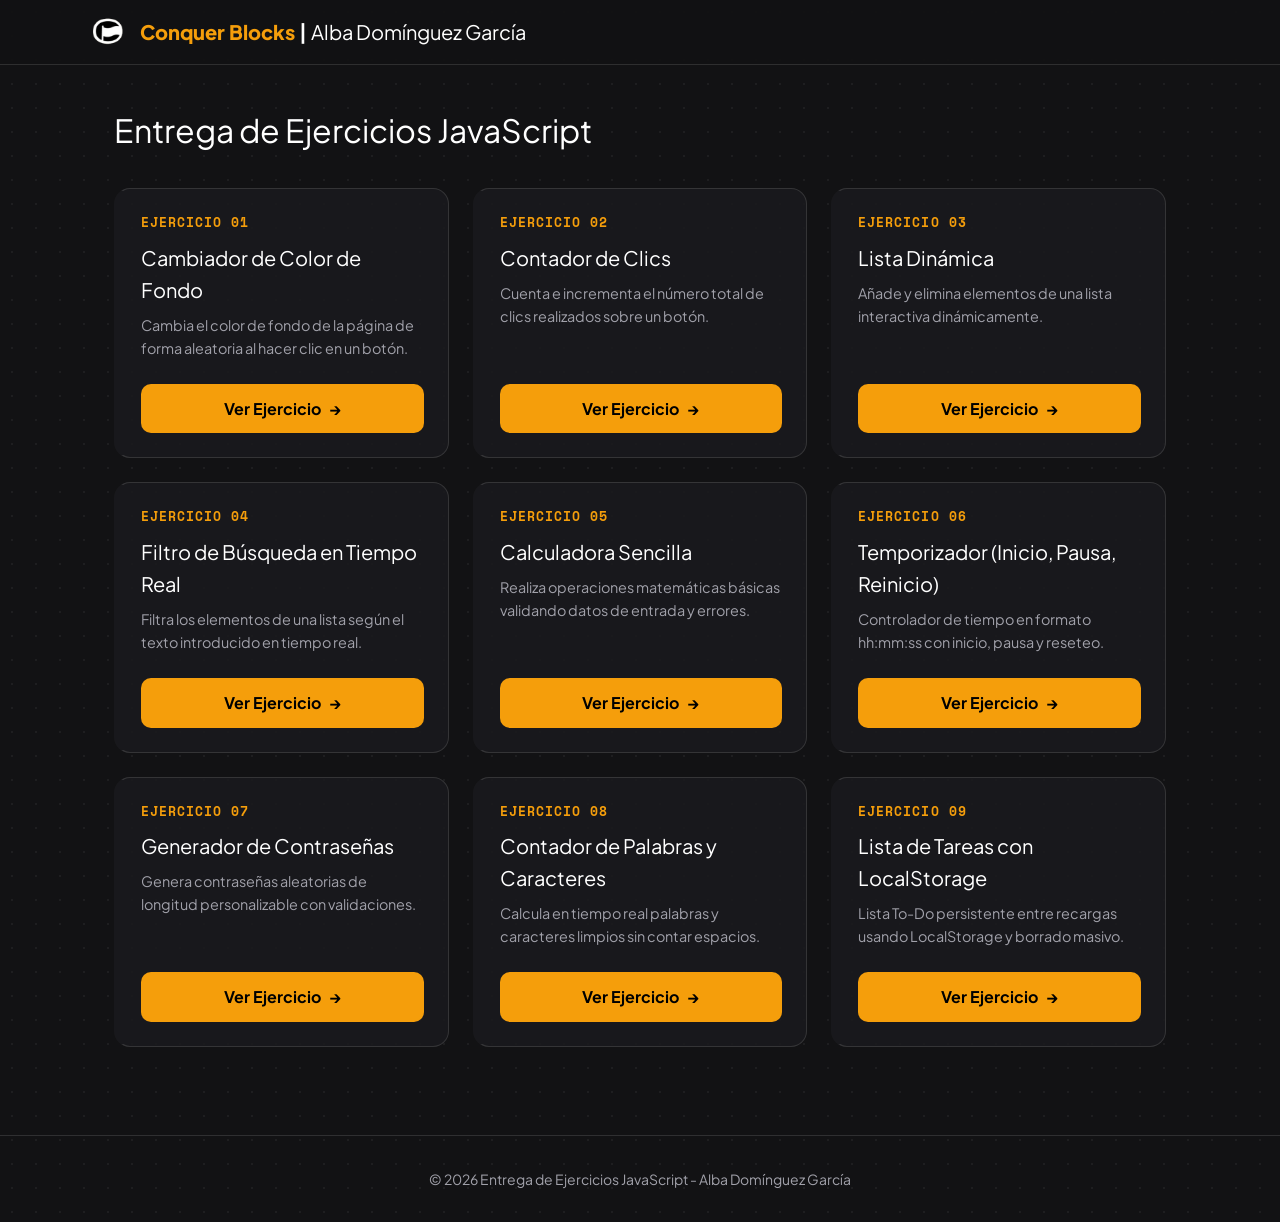
<file: index.html>
<!DOCTYPE html>
<html lang="es">
<head>
  <meta charset="UTF-8">
  <meta name="viewport" content="width=device-width, initial-scale=1.0">
  <title>Entrega de Ejercicios 1 - JavaScript Master</title>
  <link rel="icon" type="image/svg+xml" href="data:image/svg+xml,%3Csvg xmlns='http://www.w3.org/2000/svg' viewBox='0 0 64 64'%3E%3Crect width='64' height='64' rx='16' fill='%230d0d11'/%3E%3Ctext x='32' y='46' font-family='sans-serif' font-weight='800' font-size='42' fill='%23f59e0b' text-anchor='middle'%3EA%3C/text%3E%3C/svg%3E">
  <link rel="icon" type="image/x-icon" href="./favicon.ico?v=4">
  <link rel="icon" type="image/png" href="./favicon.png?v=4">
  <link rel="apple-touch-icon" href="./apple-touch-icon.png?v=4">
  <link rel="stylesheet" href="styles.css">
  <link rel="preconnect" href="https://fonts.googleapis.com">
  <link rel="preconnect" href="https://fonts.gstatic.com" crossorigin>
  <link href="https://fonts.googleapis.com/css2?family=Outfit:wght@400;500;600;700;800&family=Plus+Jakarta+Sans:wght@400;500;600;700;800&family=Space+Mono:wght@400;700&display=swap" rel="stylesheet">
</head>
<body>
  <header>
    <div class="nav-container">
      <a href="index.html" class="logo">
        <img src="logo-conquer.png" alt="Conquer Blocks Logo" class="logo-img">
        <span><span class="brand-highlight">Conquer Blocks</span> | <span class="author-name">Alba Domínguez García</span></span>
      </a>
    </div>
  </header>

  <main>
    <h1 class="page-title">Entrega de Ejercicios JavaScript</h1>

    <div class="grid">
      <!-- Ejercicio 1 -->
      <div class="exercise-card">
        <div>
          <div class="exercise-number">Ejercicio 01</div>
          <h2 class="exercise-title">Cambiador de Color de Fondo</h2>
          <p class="exercise-desc">Cambia el color de fondo de la página de forma aleatoria al hacer clic en un botón.</p>
        </div>
        <a href="js_ejercicio_1.html" class="btn">Ver Ejercicio <span class="arrow">&rarr;</span></a>
      </div>

      <!-- Ejercicio 2 -->
      <div class="exercise-card">
        <div>
          <div class="exercise-number">Ejercicio 02</div>
          <h2 class="exercise-title">Contador de Clics</h2>
          <p class="exercise-desc">Cuenta e incrementa el número total de clics realizados sobre un botón.</p>
        </div>
        <a href="js_ejercicio_2.html" class="btn">Ver Ejercicio <span class="arrow">&rarr;</span></a>
      </div>

      <!-- Ejercicio 3 -->
      <div class="exercise-card">
        <div>
          <div class="exercise-number">Ejercicio 03</div>
          <h2 class="exercise-title">Lista Dinámica</h2>
          <p class="exercise-desc">Añade y elimina elementos de una lista interactiva dinámicamente.</p>
        </div>
        <a href="js_ejercicio_3.html" class="btn">Ver Ejercicio <span class="arrow">&rarr;</span></a>
      </div>

      <!-- Ejercicio 4 -->
      <div class="exercise-card">
        <div>
          <div class="exercise-number">Ejercicio 04</div>
          <h2 class="exercise-title">Filtro de Búsqueda en Tiempo Real</h2>
          <p class="exercise-desc">Filtra los elementos de una lista según el texto introducido en tiempo real.</p>
        </div>
        <a href="js_ejercicio_4.html" class="btn">Ver Ejercicio <span class="arrow">&rarr;</span></a>
      </div>

      <!-- Ejercicio 5 -->
      <div class="exercise-card">
        <div>
          <div class="exercise-number">Ejercicio 05</div>
          <h2 class="exercise-title">Calculadora Sencilla</h2>
          <p class="exercise-desc">Realiza operaciones matemáticas básicas validando datos de entrada y errores.</p>
        </div>
        <a href="js_ejercicio_5.html" class="btn">Ver Ejercicio <span class="arrow">&rarr;</span></a>
      </div>

      <!-- Ejercicio 6 -->
      <div class="exercise-card">
        <div>
          <div class="exercise-number">Ejercicio 06</div>
          <h2 class="exercise-title">Temporizador (Inicio, Pausa, Reinicio)</h2>
          <p class="exercise-desc">Controlador de tiempo en formato hh:mm:ss con inicio, pausa y reseteo.</p>
        </div>
        <a href="js_ejercicio_6.html" class="btn">Ver Ejercicio <span class="arrow">&rarr;</span></a>
      </div>

      <!-- Ejercicio 7 -->
      <div class="exercise-card">
        <div>
          <div class="exercise-number">Ejercicio 07</div>
          <h2 class="exercise-title">Generador de Contraseñas</h2>
          <p class="exercise-desc">Genera contraseñas aleatorias de longitud personalizable con validaciones.</p>
        </div>
        <a href="js_ejercicio_7.html" class="btn">Ver Ejercicio <span class="arrow">&rarr;</span></a>
      </div>

      <!-- Ejercicio 8 -->
      <div class="exercise-card">
        <div>
          <div class="exercise-number">Ejercicio 08</div>
          <h2 class="exercise-title">Contador de Palabras y Caracteres</h2>
          <p class="exercise-desc">Calcula en tiempo real palabras y caracteres limpios sin contar espacios.</p>
        </div>
        <a href="js_ejercicio_8.html" class="btn">Ver Ejercicio <span class="arrow">&rarr;</span></a>
      </div>

      <!-- Ejercicio 9 -->
      <div class="exercise-card">
        <div>
          <div class="exercise-number">Ejercicio 09</div>
          <h2 class="exercise-title">Lista de Tareas con LocalStorage</h2>
          <p class="exercise-desc">Lista To-Do persistente entre recargas usando LocalStorage y borrado masivo.</p>
        </div>
        <a href="js_ejercicio_9.html" class="btn">Ver Ejercicio <span class="arrow">&rarr;</span></a>
      </div>
    </div>
  </main>

  <footer>
    <p>&copy; 2026 Entrega de Ejercicios JavaScript - Alba Domínguez García</p>
  </footer>
</body>
</html>
</file>
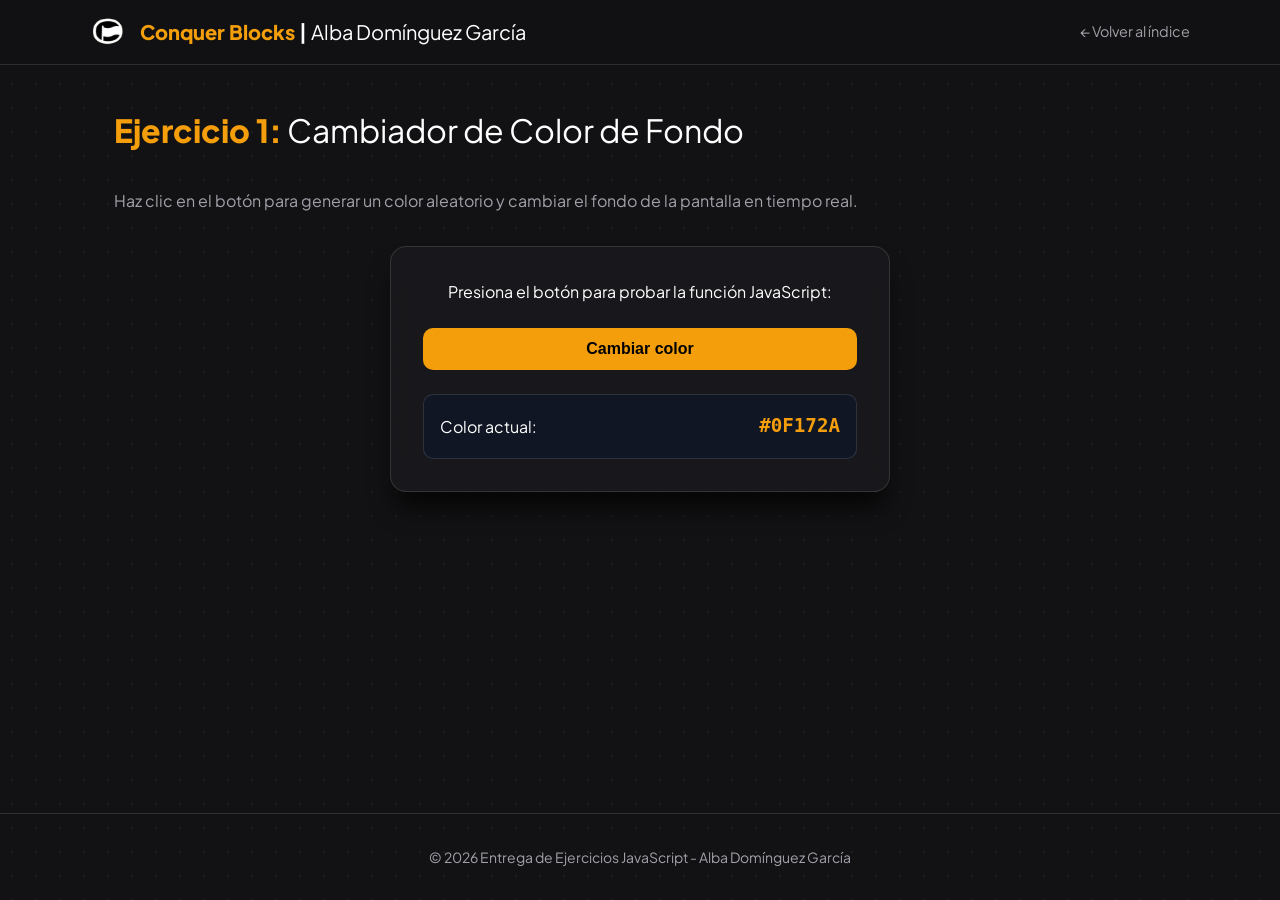
<file: js_ejercicio_1.html>
<!DOCTYPE html>
<html lang="es">
<head>
  <meta charset="UTF-8">
  <meta name="viewport" content="width=device-width, initial-scale=1.0">
  <title>Ejercicio 1 - Cambiador de Color de Fondo</title>
  <link rel="icon" type="image/svg+xml" href="data:image/svg+xml,%3Csvg xmlns='http://www.w3.org/2000/svg' viewBox='0 0 64 64'%3E%3Crect width='64' height='64' rx='16' fill='%230d0d11'/%3E%3Ctext x='32' y='46' font-family='sans-serif' font-weight='800' font-size='42' fill='%23f59e0b' text-anchor='middle'%3EA%3C/text%3E%3C/svg%3E">
  <link rel="icon" type="image/x-icon" href="./favicon.ico?v=4">
  <link rel="icon" type="image/png" href="./favicon.png?v=4">
  <link rel="apple-touch-icon" href="./apple-touch-icon.png?v=4">
  <link rel="stylesheet" href="styles.css">
  <link rel="preconnect" href="https://fonts.googleapis.com">
  <link rel="preconnect" href="https://fonts.gstatic.com" crossorigin>
  <link href="https://fonts.googleapis.com/css2?family=Outfit:wght@400;500;600;700;800&family=Plus+Jakarta+Sans:wght@400;500;600;700;800&display=swap" rel="stylesheet">
  <style>
    .color-display {
      margin-top: 1.5rem;
      padding: 1rem;
      background: rgba(15, 23, 42, 0.7);
      border-radius: var(--radius-md);
      border: 1px solid var(--border-color);
      display: flex;
      align-items: center;
      justify-content: space-between;
    }
    .color-code {
      font-family: monospace;
      font-size: 1.2rem;
      font-weight: bold;
      color: var(--accent-color);
    }
  </style>
</head>
<body id="page-body">
  <header>
    <div class="nav-container">
      <a href="index.html" class="logo">
        <img src="logo-conquer.png" alt="Conquer Blocks Logo" class="logo-img">
        <span><span class="brand-highlight">Conquer Blocks</span> | <span class="author-name">Alba Domínguez García</span></span>
      </a>
      <a href="index.html" class="back-link">&larr; Volver al índice</a>
    </div>
  </header>

  <main>
    <h1 class="page-title"><span class="title-highlight">Ejercicio 1:</span> Cambiador de Color de Fondo</h1>
    <p class="page-description">
      Haz clic en el botón para generar un color aleatorio y cambiar el fondo de la pantalla en tiempo real.
    </p>

    <div class="card" style="max-width: 500px; margin: 0 auto; text-align: center;">
      <p style="margin-bottom: 1.5rem;">Presiona el botón para probar la función JavaScript:</p>
      
      <button id="btn-change-color" class="btn" style="width: 100%;">
        Cambiar color
      </button>

      <div class="color-display">
        <span>Color actual:</span>
        <span id="color-code-text" class="color-code">#0F172A</span>
      </div>
    </div>
  </main>

  <footer>
    <p>&copy; 2026 Entrega de Ejercicios JavaScript - Alba Domínguez García</p>
  </footer>

  <script src="js_ejercicio_1.js"></script>
</body>
</html>
</file>
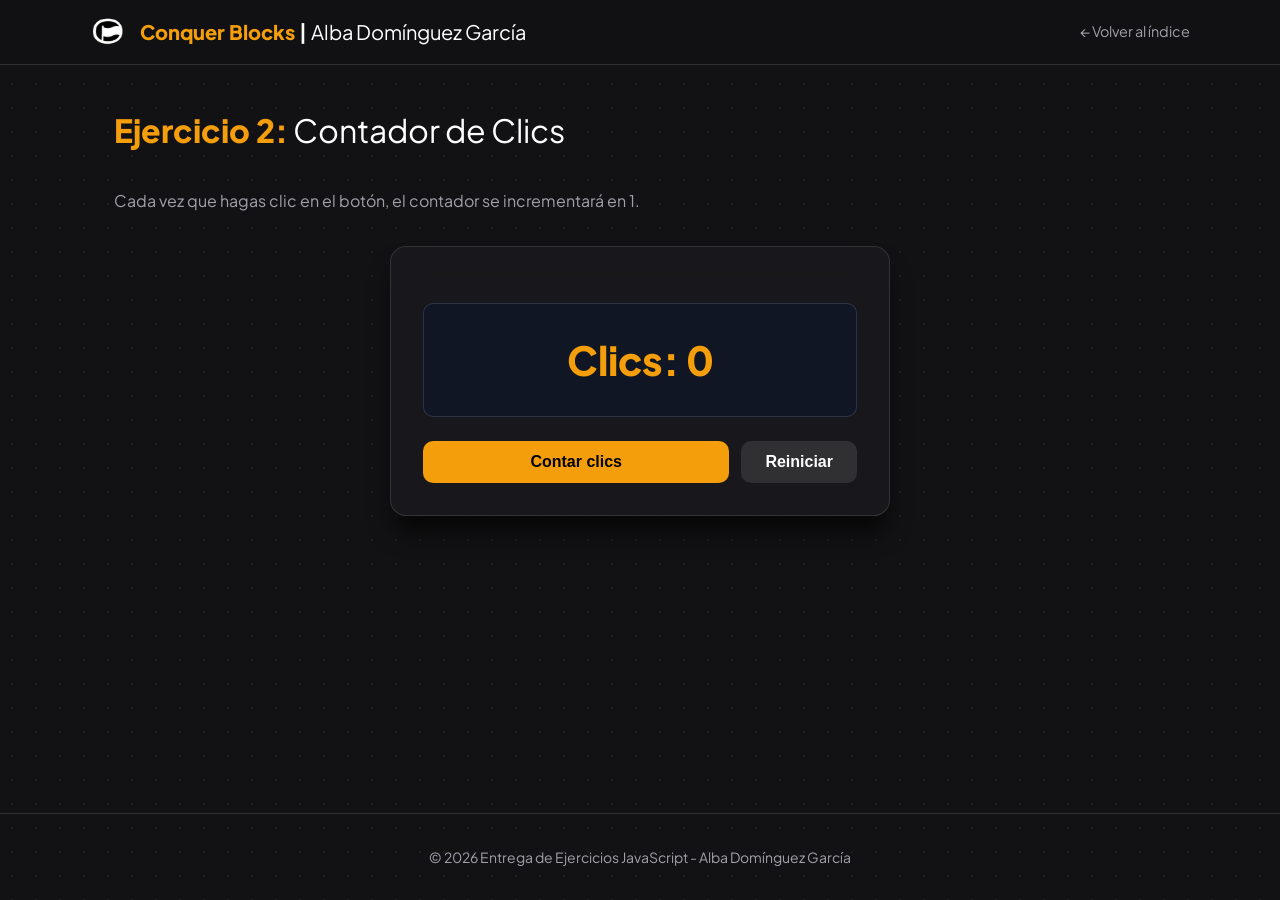
<file: js_ejercicio_2.html>
<!DOCTYPE html>
<html lang="es">
<head>
  <meta charset="UTF-8">
  <meta name="viewport" content="width=device-width, initial-scale=1.0">
  <title>Ejercicio 2 - Contador de Clicks</title>
  <link rel="icon" type="image/svg+xml" href="data:image/svg+xml,%3Csvg xmlns='http://www.w3.org/2000/svg' viewBox='0 0 64 64'%3E%3Crect width='64' height='64' rx='16' fill='%230d0d11'/%3E%3Ctext x='32' y='46' font-family='sans-serif' font-weight='800' font-size='42' fill='%23f59e0b' text-anchor='middle'%3EA%3C/text%3E%3C/svg%3E">
  <link rel="icon" type="image/x-icon" href="./favicon.ico?v=4">
  <link rel="icon" type="image/png" href="./favicon.png?v=4">
  <link rel="apple-touch-icon" href="./apple-touch-icon.png?v=4">
  <link rel="stylesheet" href="styles.css">
  <link rel="preconnect" href="https://fonts.googleapis.com">
  <link rel="preconnect" href="https://fonts.gstatic.com" crossorigin>
  <link href="https://fonts.googleapis.com/css2?family=Outfit:wght@400;500;600;700;800&family=Plus+Jakarta+Sans:wght@400;500;600;700;800&display=swap" rel="stylesheet">
  <style>
    .counter-display {
      margin: 1.5rem 0;
      font-size: 2.5rem;
      font-weight: 800;
      color: var(--accent-color);
      text-align: center;
      padding: 1.5rem;
      background: rgba(15, 23, 42, 0.7);
      border-radius: var(--radius-md);
      border: 1px solid var(--border-color);
    }
  </style>
</head>
<body>
  <header>
    <div class="nav-container">
      <a href="index.html" class="logo">
        <img src="logo-conquer.png" alt="Conquer Blocks Logo" class="logo-img">
        <span><span class="brand-highlight">Conquer Blocks</span> | <span class="author-name">Alba Domínguez García</span></span>
      </a>
      <a href="index.html" class="back-link">&larr; Volver al índice</a>
    </div>
  </header>

  <main>
    <h1 class="page-title"><span class="title-highlight">Ejercicio 2:</span> Contador de Clics</h1>
    <p class="page-description">
      Cada vez que hagas clic en el botón, el contador se incrementará en 1.
    </p>

    <div class="card" style="max-width: 500px; margin: 0 auto; text-align: center;">
      <div id="counter-text" class="counter-display">
        Clics: 0
      </div>

      <div class="btn-group" style="justify-content: center;">
        <button id="btn-count" class="btn" style="flex: 1;">
          Contar clics
        </button>
        <button id="btn-reset" class="btn btn-secondary">
          Reiniciar
        </button>
      </div>
    </div>
  </main>

  <footer>
    <p>&copy; 2026 Entrega de Ejercicios JavaScript - Alba Domínguez García</p>
  </footer>

  <script src="js_ejercicio_2.js"></script>
</body>
</html>
</file>
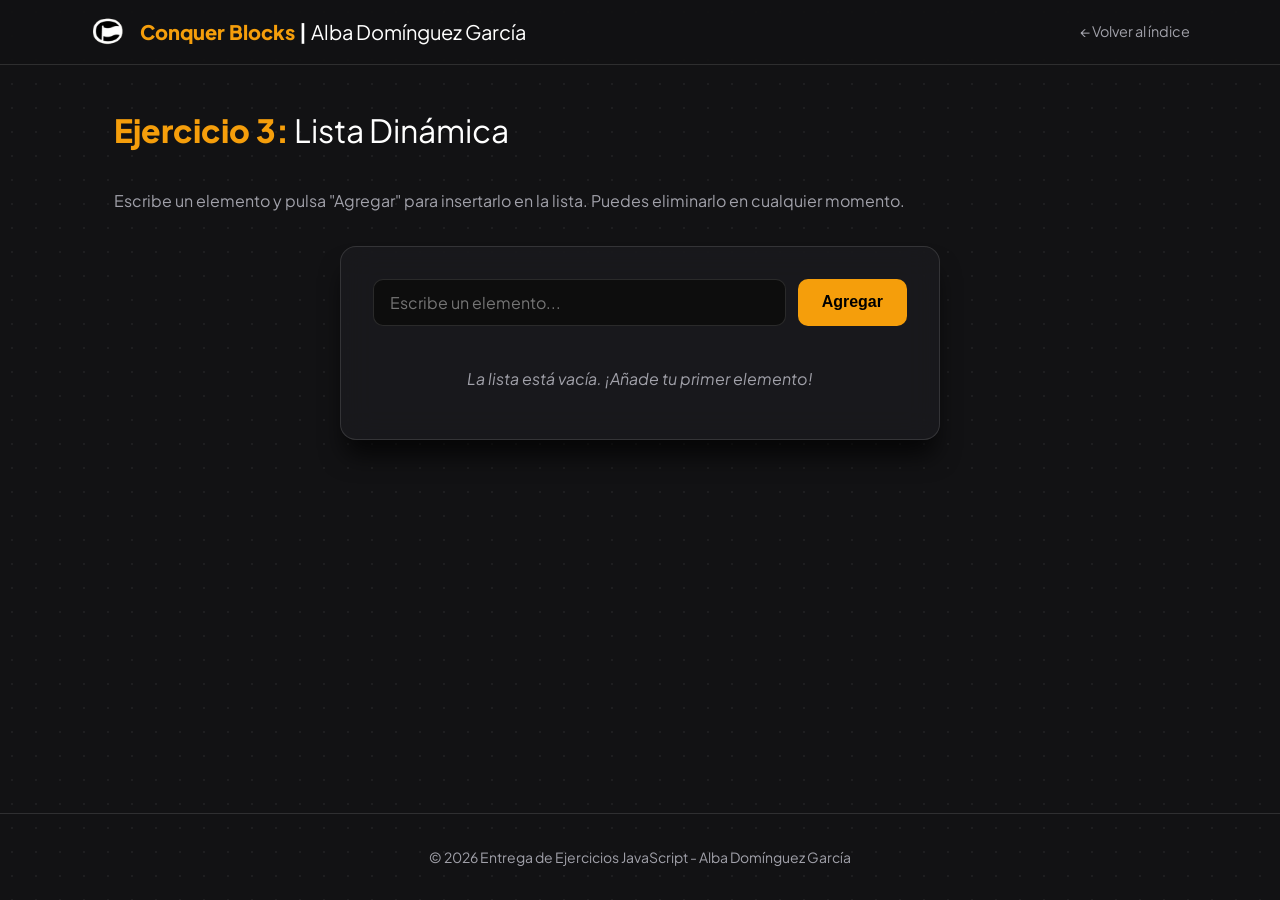
<file: js_ejercicio_3.html>
<!DOCTYPE html>
<html lang="es">
<head>
  <meta charset="UTF-8">
  <meta name="viewport" content="width=device-width, initial-scale=1.0">
  <title>Ejercicio 3 - Lista Dinámica</title>
  <link rel="icon" type="image/svg+xml" href="data:image/svg+xml,%3Csvg xmlns='http://www.w3.org/2000/svg' viewBox='0 0 64 64'%3E%3Crect width='64' height='64' rx='16' fill='%230d0d11'/%3E%3Ctext x='32' y='46' font-family='sans-serif' font-weight='800' font-size='42' fill='%23f59e0b' text-anchor='middle'%3EA%3C/text%3E%3C/svg%3E">
  <link rel="icon" type="image/x-icon" href="./favicon.ico?v=4">
  <link rel="icon" type="image/png" href="./favicon.png?v=4">
  <link rel="apple-touch-icon" href="./apple-touch-icon.png?v=4">
  <link rel="stylesheet" href="styles.css">
  <link rel="preconnect" href="https://fonts.googleapis.com">
  <link rel="preconnect" href="https://fonts.gstatic.com" crossorigin>
  <link href="https://fonts.googleapis.com/css2?family=Outfit:wght@400;500;600;700;800&family=Plus+Jakarta+Sans:wght@400;500;600;700;800&display=swap" rel="stylesheet">
  <style>
    .input-group {
      display: flex;
      gap: 0.75rem;
      margin-bottom: 1.5rem;
    }
    .list-container {
      list-style: none;
      padding: 0;
      margin: 0;
      display: flex;
      flex-direction: column;
      gap: 0.75rem;
    }
    .list-item {
      display: flex;
      justify-content: space-between;
      align-items: center;
      padding: 0.75rem 1rem;
      background: rgba(15, 23, 42, 0.6);
      border: 1px solid var(--border-color);
      border-radius: var(--radius-md);
      animation: fadeIn 0.3s ease;
    }
    @keyframes fadeIn {
      from { opacity: 0; transform: translateY(-5px); }
      to { opacity: 1; transform: translateY(0); }
    }
    .empty-msg {
      color: var(--text-muted);
      text-align: center;
      font-style: italic;
      padding: 1rem;
    }
  </style>
</head>
<body>
  <header>
    <div class="nav-container">
      <a href="index.html" class="logo">
        <img src="logo-conquer.png" alt="Conquer Blocks Logo" class="logo-img">
        <span><span class="brand-highlight">Conquer Blocks</span> | <span class="author-name">Alba Domínguez García</span></span>
      </a>
      <a href="index.html" class="back-link">&larr; Volver al índice</a>
    </div>
  </header>

  <main>
    <h1 class="page-title"><span class="title-highlight">Ejercicio 3:</span> Lista Dinámica</h1>
    <p class="page-description">
      Escribe un elemento y pulsa "Agregar" para insertarlo en la lista. Puedes eliminarlo en cualquier momento.
    </p>

    <div class="card" style="max-width: 600px; margin: 0 auto;">
      <div class="input-group">
        <input type="text" id="item-input" placeholder="Escribe un elemento..." autocomplete="off">
        <button id="btn-add" class="btn">Agregar</button>
      </div>

      <ul id="dynamic-list" class="list-container">
        <!-- Los elementos agregados aparecerán aquí -->
      </ul>
      <div id="empty-msg" class="empty-msg">La lista está vacía. ¡Añade tu primer elemento!</div>
    </div>
  </main>

  <footer>
    <p>&copy; 2026 Entrega de Ejercicios JavaScript - Alba Domínguez García</p>
  </footer>

  <script src="js_ejercicio_3.js"></script>
</body>
</html>
</file>
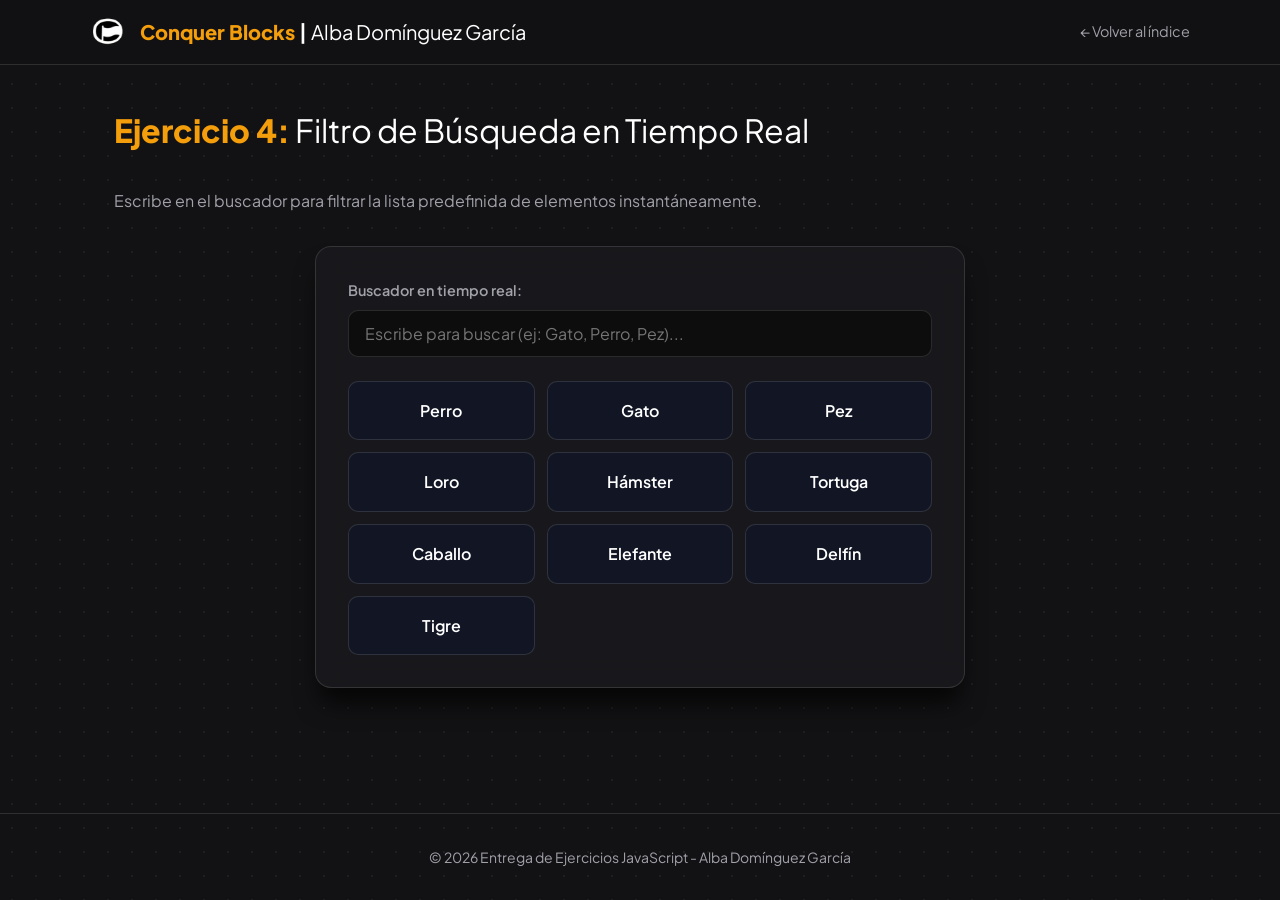
<file: js_ejercicio_4.html>
<!DOCTYPE html>
<html lang="es">
<head>
  <meta charset="UTF-8">
  <meta name="viewport" content="width=device-width, initial-scale=1.0">
  <title>Ejercicio 4 - Filtro de Búsqueda en Tiempo Real</title>
  <link rel="icon" type="image/svg+xml" href="data:image/svg+xml,%3Csvg xmlns='http://www.w3.org/2000/svg' viewBox='0 0 64 64'%3E%3Crect width='64' height='64' rx='16' fill='%230d0d11'/%3E%3Ctext x='32' y='46' font-family='sans-serif' font-weight='800' font-size='42' fill='%23f59e0b' text-anchor='middle'%3EA%3C/text%3E%3C/svg%3E">
  <link rel="icon" type="image/x-icon" href="./favicon.ico?v=4">
  <link rel="icon" type="image/png" href="./favicon.png?v=4">
  <link rel="apple-touch-icon" href="./apple-touch-icon.png?v=4">
  <link rel="stylesheet" href="styles.css">
  <link rel="preconnect" href="https://fonts.googleapis.com">
  <link rel="preconnect" href="https://fonts.gstatic.com" crossorigin>
  <link href="https://fonts.googleapis.com/css2?family=Outfit:wght@400;500;600;700;800&family=Plus+Jakarta+Sans:wght@400;500;600;700;800&display=swap" rel="stylesheet">
  <style>
    .search-box {
      margin-bottom: 1.5rem;
      position: relative;
    }
    .items-grid {
      list-style: none;
      padding: 0;
      margin: 0;
      display: grid;
      grid-template-columns: repeat(auto-fill, minmax(180px, 1fr));
      gap: 0.75rem;
    }
    .item-card {
      background: rgba(15, 23, 42, 0.6);
      border: 1px solid var(--border-color);
      border-radius: var(--radius-md);
      padding: 1rem;
      text-align: center;
      font-weight: 600;
      transition: all 0.2s ease;
    }
    .item-card:hover {
      border-color: var(--accent-color);
      transform: translateY(-2px);
    }
    .no-results {
      grid-column: 1 / -1;
      text-align: center;
      color: var(--text-muted);
      padding: 2rem;
      font-style: italic;
    }
  </style>
</head>
<body>
  <header>
    <div class="nav-container">
      <a href="index.html" class="logo">
        <img src="logo-conquer.png" alt="Conquer Blocks Logo" class="logo-img">
        <span><span class="brand-highlight">Conquer Blocks</span> | <span class="author-name">Alba Domínguez García</span></span>
      </a>
      <a href="index.html" class="back-link">&larr; Volver al índice</a>
    </div>
  </header>

  <main>
    <h1 class="page-title"><span class="title-highlight">Ejercicio 4:</span> Filtro de Búsqueda en Tiempo Real</h1>
    <p class="page-description">
      Escribe en el buscador para filtrar la lista predefinida de elementos instantáneamente.
    </p>

    <div class="card" style="max-width: 650px; margin: 0 auto;">
      <div class="search-box">
        <label for="search-input">Buscador en tiempo real:</label>
        <input type="text" id="search-input" placeholder="Escribe para buscar (ej: Gato, Perro, Pez)..." autocomplete="off">
      </div>

      <ul id="items-list" class="items-grid">
        <!-- Los elementos de la lista se cargarán dinámicamente -->
      </ul>
    </div>
  </main>

  <footer>
    <p>&copy; 2026 Entrega de Ejercicios JavaScript - Alba Domínguez García</p>
  </footer>

  <script src="js_ejercicio_4.js"></script>
</body>
</html>
</file>
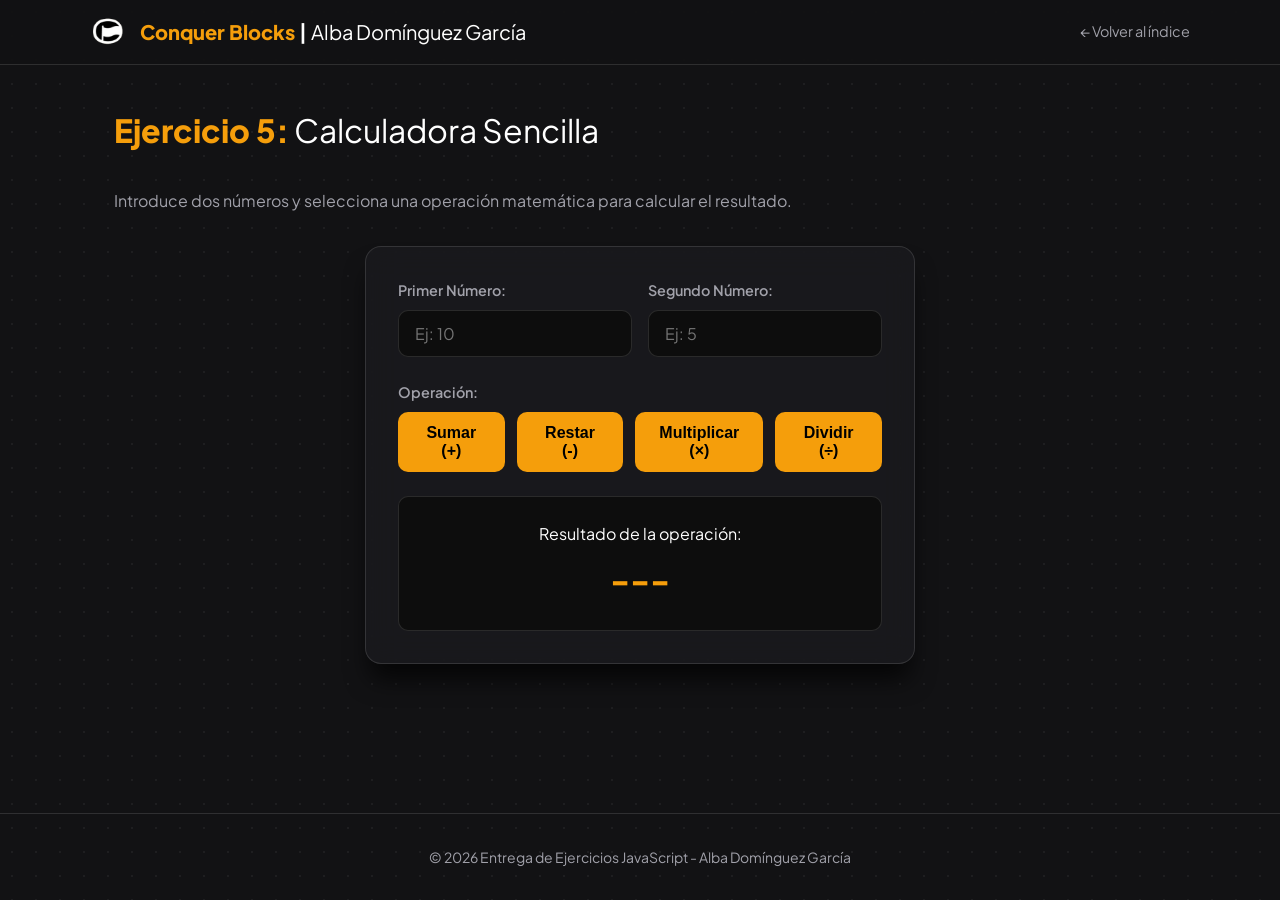
<file: js_ejercicio_5.html>
<!DOCTYPE html>
<html lang="es">
<head>
  <meta charset="UTF-8">
  <meta name="viewport" content="width=device-width, initial-scale=1.0">
  <title>Ejercicio 5 - Calculadora Sencilla</title>
  <link rel="icon" type="image/svg+xml" href="data:image/svg+xml,%3Csvg xmlns='http://www.w3.org/2000/svg' viewBox='0 0 64 64'%3E%3Crect width='64' height='64' rx='16' fill='%230d0d11'/%3E%3Ctext x='32' y='46' font-family='sans-serif' font-weight='800' font-size='42' fill='%23f59e0b' text-anchor='middle'%3EA%3C/text%3E%3C/svg%3E">
  <link rel="icon" type="image/x-icon" href="./favicon.ico?v=4">
  <link rel="icon" type="image/png" href="./favicon.png?v=4">
  <link rel="apple-touch-icon" href="./apple-touch-icon.png?v=4">
  <link rel="stylesheet" href="styles.css">
  <link rel="preconnect" href="https://fonts.googleapis.com">
  <link rel="preconnect" href="https://fonts.gstatic.com" crossorigin>
  <link href="https://fonts.googleapis.com/css2?family=Outfit:wght@400;500;600;700;800&family=Plus+Jakarta+Sans:wght@400;500;600;700;800&display=swap" rel="stylesheet">
  <style>
    .calc-inputs {
      display: grid;
      grid-template-columns: 1fr 1fr;
      gap: 1rem;
      margin-bottom: 1.5rem;
    }
    @media (max-width: 480px) {
      .calc-inputs { grid-template-columns: 1fr; }
    }
    .ops-grid {
      display: grid;
      grid-template-columns: repeat(4, 1fr);
      gap: 0.75rem;
      margin-bottom: 1.5rem;
    }
    @media (max-width: 480px) {
      .ops-grid { grid-template-columns: 1fr 1fr; }
    }
    .result-display {
      background: #0d0d0d;
      border: 1px solid var(--border-color);
      border-radius: var(--radius-md);
      padding: 1.5rem;
      text-align: center;
      margin-top: 1rem;
    }
    .result-value {
      font-size: 2rem;
      font-weight: 800;
      color: var(--accent-color);
      margin-top: 0.5rem;
    }
    .error-msg {
      color: var(--danger-color);
      font-weight: 600;
      font-size: 0.95rem;
    }
  </style>
</head>
<body>
  <header>
    <div class="nav-container">
      <a href="index.html" class="logo">
        <img src="logo-conquer.png" alt="Conquer Blocks Logo" class="logo-img">
        <span><span class="brand-highlight">Conquer Blocks</span> | <span class="author-name">Alba Domínguez García</span></span>
      </a>
      <a href="index.html" class="back-link">&larr; Volver al índice</a>
    </div>
  </header>

  <main>
    <h1 class="page-title"><span class="title-highlight">Ejercicio 5:</span> Calculadora Sencilla</h1>
    <p class="page-description">
      Introduce dos números y selecciona una operación matemática para calcular el resultado.
    </p>

    <div class="card" style="max-width: 550px; margin: 0 auto;">
      <div class="calc-inputs">
        <div class="form-group" style="margin: 0;">
          <label for="num1">Primer Número:</label>
          <input type="number" id="num1" placeholder="Ej: 10" step="any">
        </div>
        <div class="form-group" style="margin: 0;">
          <label for="num2">Segundo Número:</label>
          <input type="number" id="num2" placeholder="Ej: 5" step="any">
        </div>
      </div>

      <label>Operación:</label>
      <div class="ops-grid">
        <button id="btn-add" class="btn">Sumar (+)</button>
        <button id="btn-subtract" class="btn">Restar (-)</button>
        <button id="btn-multiply" class="btn">Multiplicar (&times;)</button>
        <button id="btn-divide" class="btn">Dividir (&divide;)</button>
      </div>

      <div class="result-display">
        <div>Resultado de la operación:</div>
        <div id="result-value" class="result-value">---</div>
      </div>
    </div>
  </main>

  <footer>
    <p>&copy; 2026 Entrega de Ejercicios JavaScript - Alba Domínguez García</p>
  </footer>

  <script src="js_ejercicio_5.js"></script>
</body>
</html>
</file>
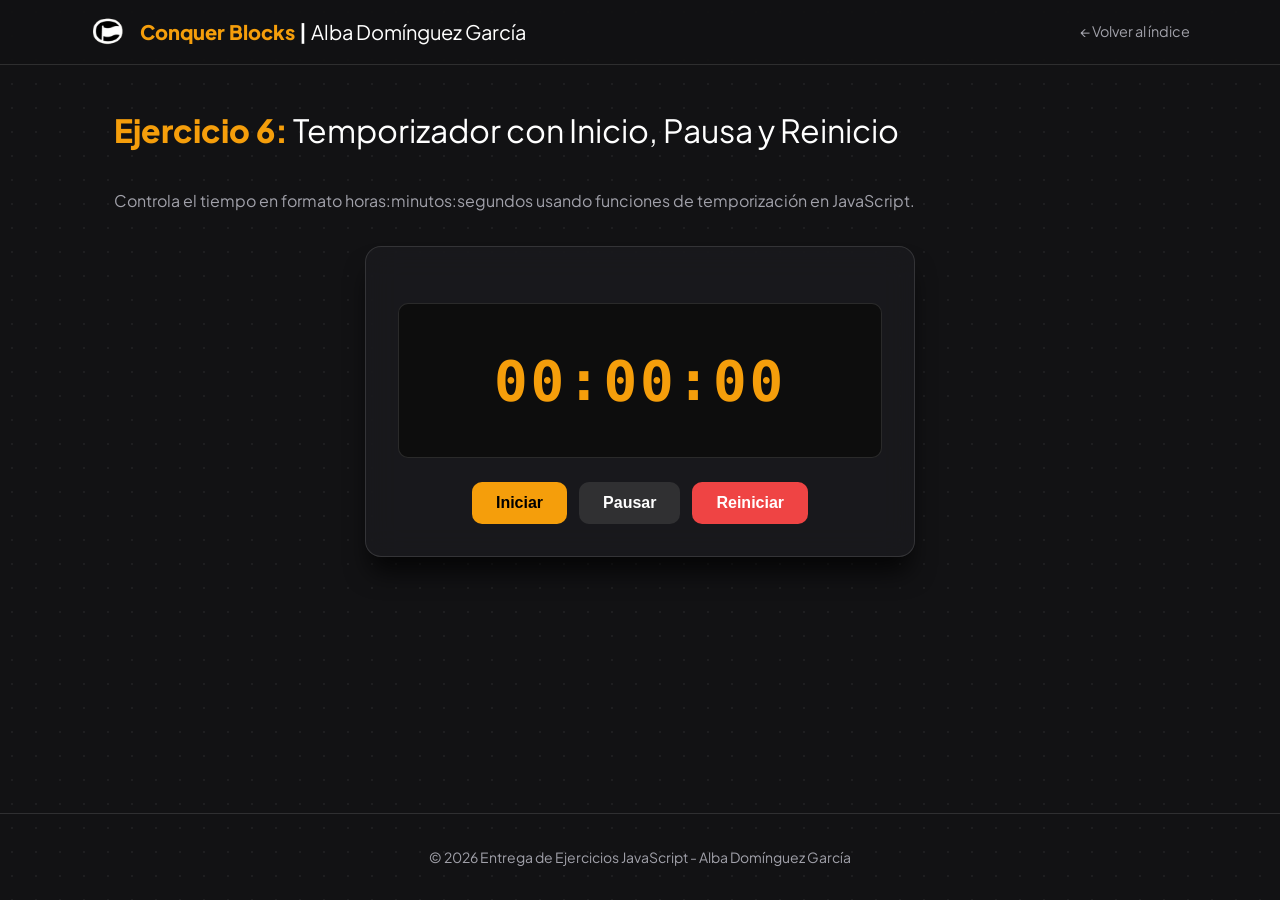
<file: js_ejercicio_6.html>
<!DOCTYPE html>
<html lang="es">
<head>
  <meta charset="UTF-8">
  <meta name="viewport" content="width=device-width, initial-scale=1.0">
  <title>Ejercicio 6 - Temporizador con Inicio, Pausa y Reinicio</title>
  <link rel="icon" type="image/svg+xml" href="data:image/svg+xml,%3Csvg xmlns='http://www.w3.org/2000/svg' viewBox='0 0 64 64'%3E%3Crect width='64' height='64' rx='16' fill='%230d0d11'/%3E%3Ctext x='32' y='46' font-family='sans-serif' font-weight='800' font-size='42' fill='%23f59e0b' text-anchor='middle'%3EA%3C/text%3E%3C/svg%3E">
  <link rel="icon" type="image/x-icon" href="./favicon.ico?v=4">
  <link rel="icon" type="image/png" href="./favicon.png?v=4">
  <link rel="apple-touch-icon" href="./apple-touch-icon.png?v=4">
  <link rel="stylesheet" href="styles.css">
  <link rel="preconnect" href="https://fonts.googleapis.com">
  <link rel="preconnect" href="https://fonts.gstatic.com" crossorigin>
  <link href="https://fonts.googleapis.com/css2?family=Outfit:wght@400;500;600;700;800&family=Plus+Jakarta+Sans:wght@400;500;600;700;800&display=swap" rel="stylesheet">
  <style>
    .timer-display {
      font-size: 3.5rem;
      font-weight: 800;
      font-family: monospace;
      color: var(--accent-color);
      text-align: center;
      padding: 2rem 1rem;
      background: #0d0d0d;
      border-radius: var(--radius-md);
      border: 1px solid var(--border-color);
      margin: 1.5rem 0;
      letter-spacing: 0.05em;
    }
    @media (max-width: 480px) {
      .timer-display { font-size: 2.5rem; }
    }
  </style>
</head>
<body>
  <header>
    <div class="nav-container">
      <a href="index.html" class="logo">
        <img src="logo-conquer.png" alt="Conquer Blocks Logo" class="logo-img">
        <span><span class="brand-highlight">Conquer Blocks</span> | <span class="author-name">Alba Domínguez García</span></span>
      </a>
      <a href="index.html" class="back-link">&larr; Volver al índice</a>
    </div>
  </header>

  <main>
    <h1 class="page-title"><span class="title-highlight">Ejercicio 6:</span> Temporizador con Inicio, Pausa y Reinicio</h1>
    <p class="page-description">
      Controla el tiempo en formato horas:minutos:segundos usando funciones de temporización en JavaScript.
    </p>

    <div class="card" style="max-width: 550px; margin: 0 auto; text-align: center;">
      <div id="timer-text" class="timer-display">
        00:00:00
      </div>

      <div class="btn-group" style="justify-content: center;">
        <button id="btn-start" class="btn">
          Iniciar
        </button>
        <button id="btn-pause" class="btn btn-secondary">
          Pausar
        </button>
        <button id="btn-reset" class="btn btn-danger">
          Reiniciar
        </button>
      </div>
    </div>
  </main>

  <footer>
    <p>&copy; 2026 Entrega de Ejercicios JavaScript - Alba Domínguez García</p>
  </footer>

  <script src="js_ejercicio_6.js"></script>
</body>
</html>
</file>
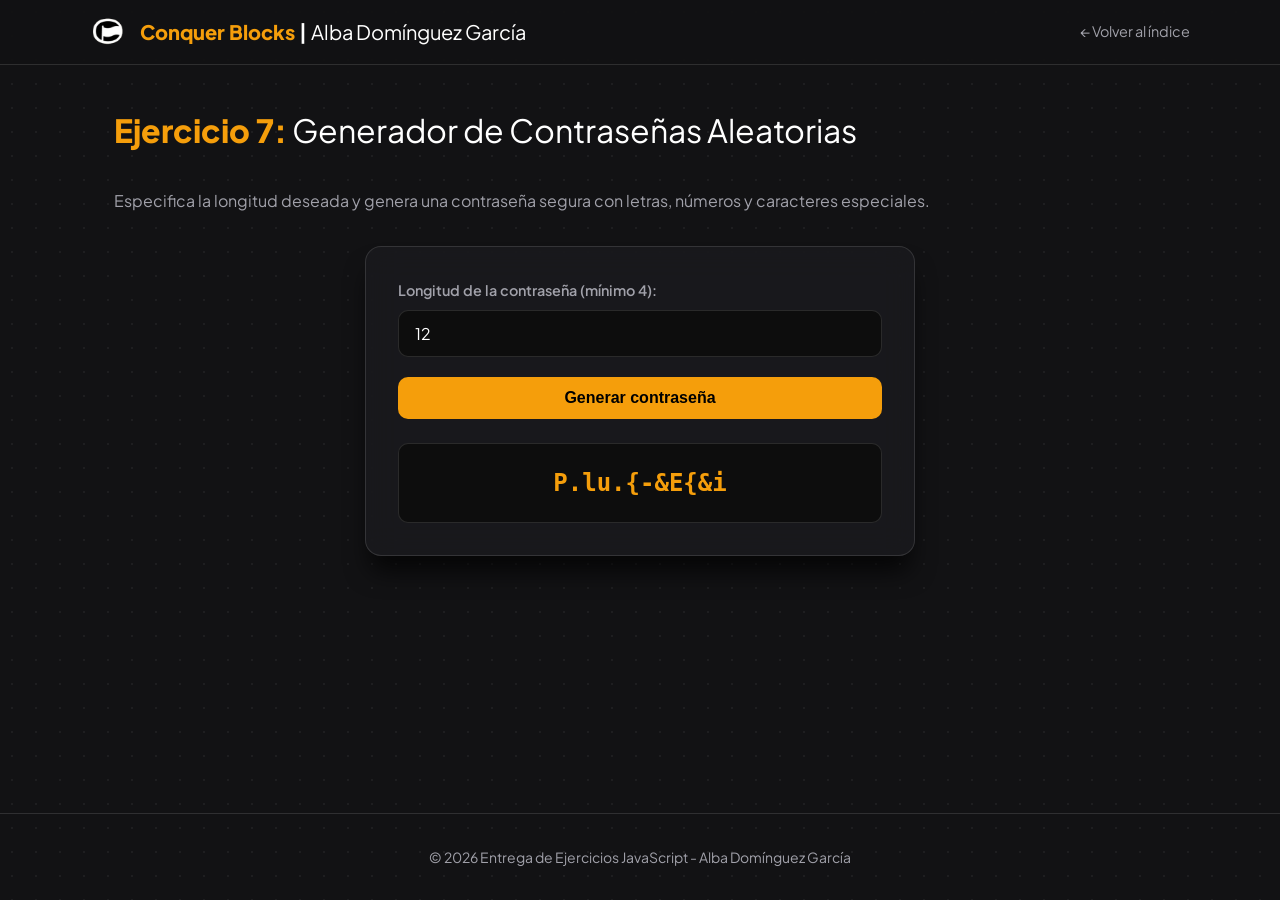
<file: js_ejercicio_7.html>
<!DOCTYPE html>
<html lang="es">
<head>
  <meta charset="UTF-8">
  <meta name="viewport" content="width=device-width, initial-scale=1.0">
  <title>Ejercicio 7 - Generador de Contraseñas Aleatorias</title>
  <link rel="icon" type="image/svg+xml" href="data:image/svg+xml,%3Csvg xmlns='http://www.w3.org/2000/svg' viewBox='0 0 64 64'%3E%3Crect width='64' height='64' rx='16' fill='%230d0d11'/%3E%3Ctext x='32' y='46' font-family='sans-serif' font-weight='800' font-size='42' fill='%23f59e0b' text-anchor='middle'%3EA%3C/text%3E%3C/svg%3E">
  <link rel="icon" type="image/x-icon" href="./favicon.ico?v=4">
  <link rel="icon" type="image/png" href="./favicon.png?v=4">
  <link rel="apple-touch-icon" href="./apple-touch-icon.png?v=4">
  <link rel="stylesheet" href="styles.css">
  <link rel="preconnect" href="https://fonts.googleapis.com">
  <link rel="preconnect" href="https://fonts.gstatic.com" crossorigin>
  <link href="https://fonts.googleapis.com/css2?family=Outfit:wght@400;500;600;700;800&family=Plus+Jakarta+Sans:wght@400;500;600;700;800&display=swap" rel="stylesheet">
  <style>
    .password-display {
      font-size: 1.5rem;
      font-weight: 700;
      font-family: monospace;
      color: var(--accent-color);
      background: #0d0d0d;
      border: 1px solid var(--border-color);
      border-radius: var(--radius-md);
      padding: 1.25rem;
      text-align: center;
      margin-top: 1.5rem;
      word-break: break-all;
    }
    .error-container {
      color: var(--danger-color);
      font-size: 0.95rem;
      font-weight: 600;
      margin-top: 0.5rem;
      display: none;
    }
  </style>
</head>
<body>
  <header>
    <div class="nav-container">
      <a href="index.html" class="logo">
        <img src="logo-conquer.png" alt="Conquer Blocks Logo" class="logo-img">
        <span><span class="brand-highlight">Conquer Blocks</span> | <span class="author-name">Alba Domínguez García</span></span>
      </a>
      <a href="index.html" class="back-link">&larr; Volver al índice</a>
    </div>
  </header>

  <main>
    <h1 class="page-title"><span class="title-highlight">Ejercicio 7:</span> Generador de Contraseñas Aleatorias</h1>
    <p class="page-description">
      Especifica la longitud deseada y genera una contraseña segura con letras, números y caracteres especiales.
    </p>

    <div class="card" style="max-width: 550px; margin: 0 auto;">
      <div class="form-group">
        <label for="length-input">Longitud de la contraseña (mínimo 4):</label>
        <input type="number" id="length-input" placeholder="Ej: 12" min="4" value="12">
        <div id="error-msg" class="error-container"></div>
      </div>

      <button id="btn-generate" class="btn" style="width: 100%;">
        Generar contraseña
      </button>

      <div id="password-result" class="password-display">
        ---
      </div>
    </div>
  </main>

  <footer>
    <p>&copy; 2026 Entrega de Ejercicios JavaScript - Alba Domínguez García</p>
  </footer>

  <script src="js_ejercicio_7.js"></script>
</body>
</html>
</file>
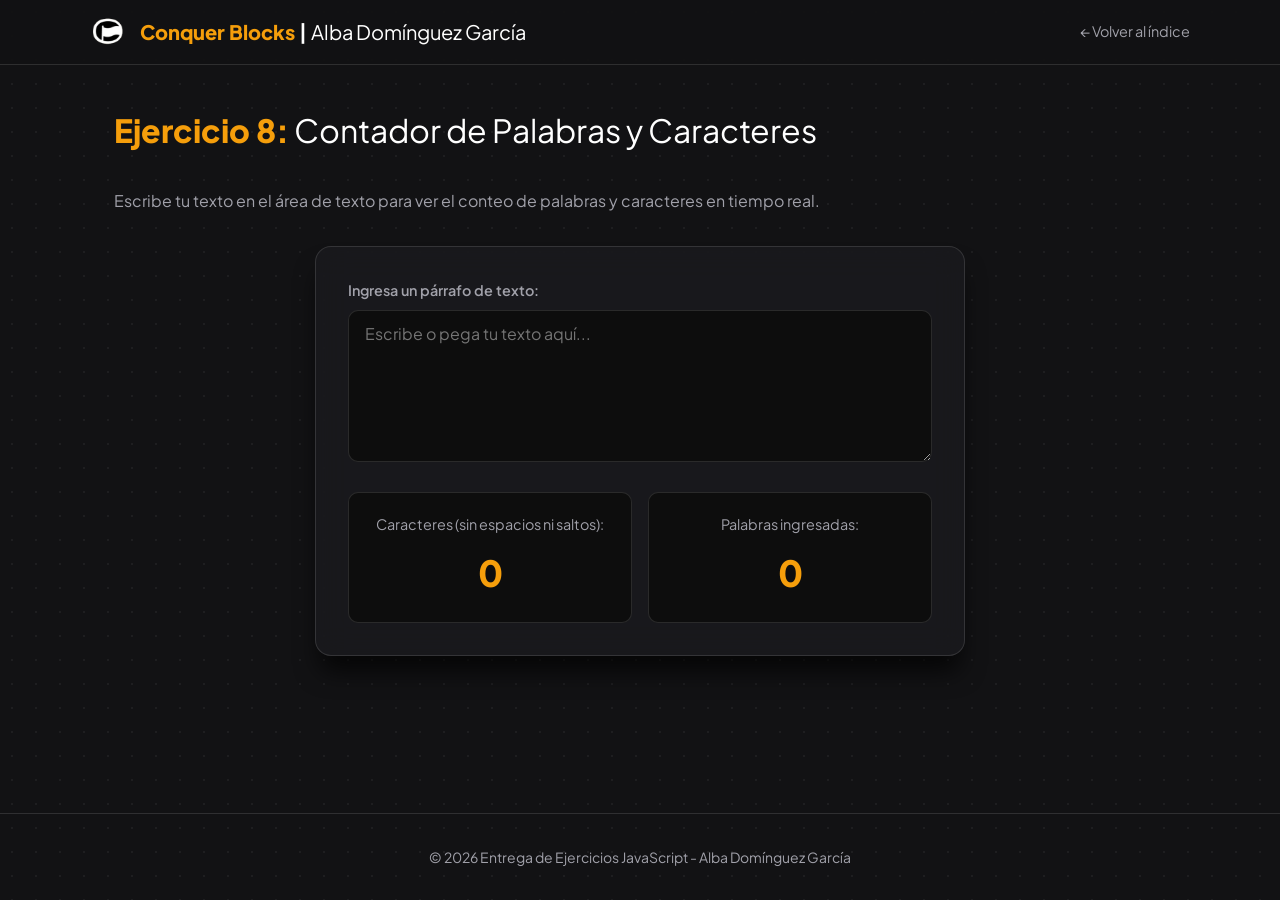
<file: js_ejercicio_8.html>
<!DOCTYPE html>
<html lang="es">
<head>
  <meta charset="UTF-8">
  <meta name="viewport" content="width=device-width, initial-scale=1.0">
  <title>Ejercicio 8 - Contador de Palabras y Caracteres</title>
  <link rel="icon" type="image/svg+xml" href="data:image/svg+xml,%3Csvg xmlns='http://www.w3.org/2000/svg' viewBox='0 0 64 64'%3E%3Crect width='64' height='64' rx='16' fill='%230d0d11'/%3E%3Ctext x='32' y='46' font-family='sans-serif' font-weight='800' font-size='42' fill='%23f59e0b' text-anchor='middle'%3EA%3C/text%3E%3C/svg%3E">
  <link rel="icon" type="image/x-icon" href="./favicon.ico?v=4">
  <link rel="icon" type="image/png" href="./favicon.png?v=4">
  <link rel="apple-touch-icon" href="./apple-touch-icon.png?v=4">
  <link rel="stylesheet" href="styles.css">
  <link rel="preconnect" href="https://fonts.googleapis.com">
  <link rel="preconnect" href="https://fonts.gstatic.com" crossorigin>
  <link href="https://fonts.googleapis.com/css2?family=Outfit:wght@400;500;600;700;800&family=Plus+Jakarta+Sans:wght@400;500;600;700;800&display=swap" rel="stylesheet">
  <style>
    .metrics-grid {
      display: grid;
      grid-template-columns: 1fr 1fr;
      gap: 1rem;
      margin-top: 1.5rem;
    }
    @media (max-width: 480px) {
      .metrics-grid { grid-template-columns: 1fr; }
    }
    .metric-card {
      background: #0d0d0d;
      border: 1px solid var(--border-color);
      border-radius: var(--radius-md);
      padding: 1.25rem;
      text-align: center;
    }
    .metric-label {
      font-size: 0.9rem;
      color: var(--text-muted);
      margin-bottom: 0.5rem;
    }
    .metric-value {
      font-size: 2.25rem;
      font-weight: 800;
      color: var(--accent-color);
    }
  </style>
</head>
<body>
  <header>
    <div class="nav-container">
      <a href="index.html" class="logo">
        <img src="logo-conquer.png" alt="Conquer Blocks Logo" class="logo-img">
        <span><span class="brand-highlight">Conquer Blocks</span> | <span class="author-name">Alba Domínguez García</span></span>
      </a>
      <a href="index.html" class="back-link">&larr; Volver al índice</a>
    </div>
  </header>

  <main>
    <h1 class="page-title"><span class="title-highlight">Ejercicio 8:</span> Contador de Palabras y Caracteres</h1>
    <p class="page-description">
      Escribe tu texto en el área de texto para ver el conteo de palabras y caracteres en tiempo real.
    </p>

    <div class="card" style="max-width: 650px; margin: 0 auto;">
      <div class="form-group">
        <label for="text-input">Ingresa un párrafo de texto:</label>
        <textarea id="text-input" rows="6" placeholder="Escribe o pega tu texto aquí..."></textarea>
      </div>

      <div class="metrics-grid">
        <div class="metric-card">
          <div class="metric-label">Caracteres (sin espacios ni saltos):</div>
          <div id="char-count" class="metric-value">0</div>
        </div>
        <div class="metric-card">
          <div class="metric-label">Palabras ingresadas:</div>
          <div id="word-count" class="metric-value">0</div>
        </div>
      </div>
    </div>
  </main>

  <footer>
    <p>&copy; 2026 Entrega de Ejercicios JavaScript - Alba Domínguez García</p>
  </footer>

  <script src="js_ejercicio_8.js"></script>
</body>
</html>
</file>
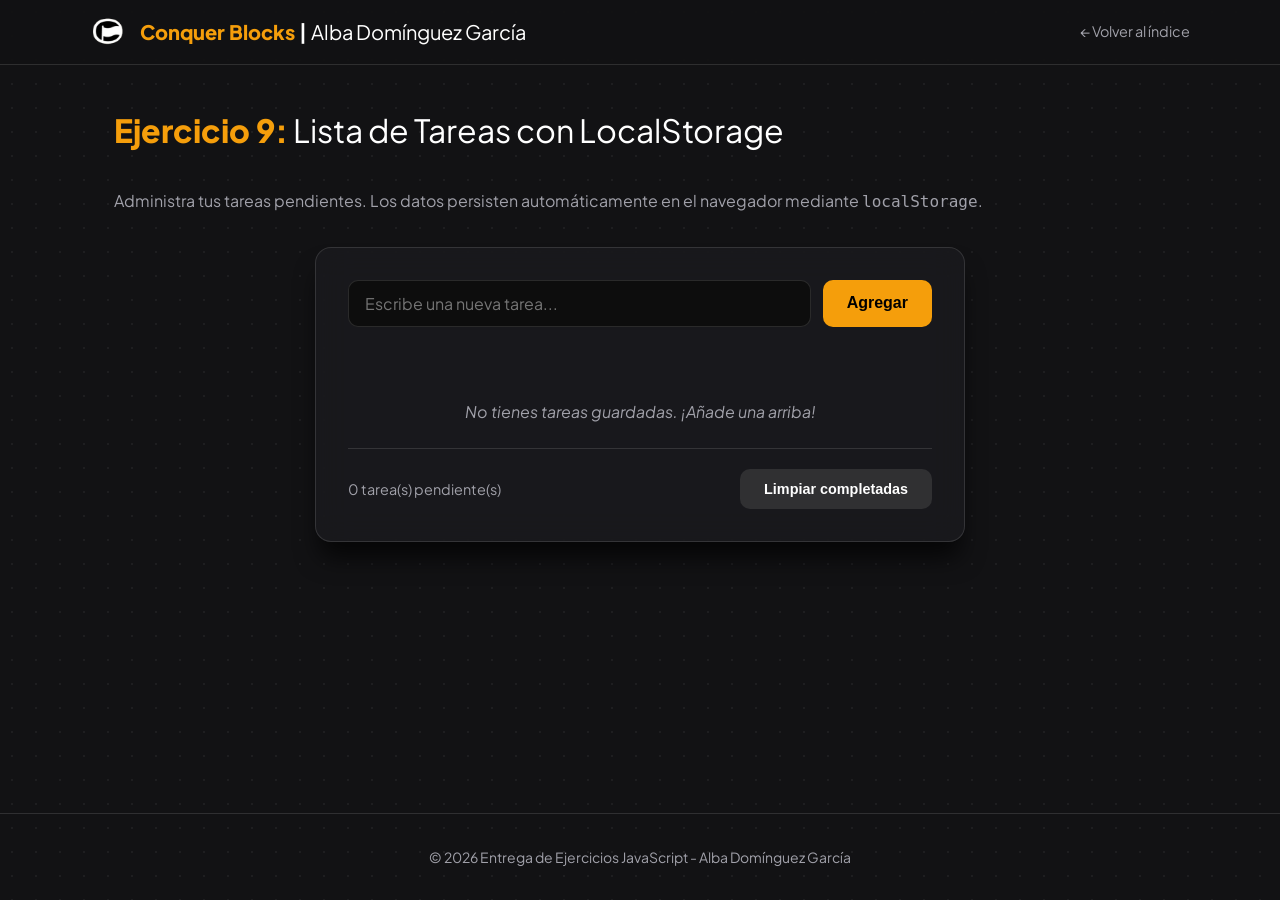
<file: js_ejercicio_9.html>
<!DOCTYPE html>
<html lang="es">
<head>
  <meta charset="UTF-8">
  <meta name="viewport" content="width=device-width, initial-scale=1.0">
  <title>Ejercicio 9 - Lista de Tareas con LocalStorage</title>
  <link rel="icon" type="image/svg+xml" href="data:image/svg+xml,%3Csvg xmlns='http://www.w3.org/2000/svg' viewBox='0 0 64 64'%3E%3Crect width='64' height='64' rx='16' fill='%230d0d11'/%3E%3Ctext x='32' y='46' font-family='sans-serif' font-weight='800' font-size='42' fill='%23f59e0b' text-anchor='middle'%3EA%3C/text%3E%3C/svg%3E">
  <link rel="icon" type="image/x-icon" href="./favicon.ico?v=4">
  <link rel="icon" type="image/png" href="./favicon.png?v=4">
  <link rel="apple-touch-icon" href="./apple-touch-icon.png?v=4">
  <link rel="stylesheet" href="styles.css">
  <link rel="preconnect" href="https://fonts.googleapis.com">
  <link rel="preconnect" href="https://fonts.gstatic.com" crossorigin>
  <link href="https://fonts.googleapis.com/css2?family=Outfit:wght@400;500;600;700;800&family=Plus+Jakarta+Sans:wght@400;500;600;700;800&display=swap" rel="stylesheet">
  <style>
    .task-input-group {
      display: flex;
      gap: 0.75rem;
      margin-bottom: 1.5rem;
    }
    .task-list {
      list-style: none;
      padding: 0;
      margin: 0 0 1.5rem 0;
      display: flex;
      flex-direction: column;
      gap: 0.75rem;
    }
    .task-item {
      display: flex;
      align-items: center;
      justify-content: space-between;
      padding: 0.85rem 1.1rem;
      background: #0d0d0d;
      border: 1px solid var(--border-color);
      border-radius: var(--radius-md);
      transition: all 0.2s ease;
    }
    .task-left {
      display: flex;
      align-items: center;
      gap: 0.85rem;
      flex: 1;
    }
    .task-checkbox {
      width: 1.2rem;
      height: 1.2rem;
      accent-color: var(--accent-color);
      cursor: pointer;
    }
    .task-text {
      font-size: 1rem;
      transition: color 0.2s, text-decoration 0.2s;
    }
    .task-item.completed .task-text {
      text-decoration: line-through;
      color: var(--text-muted);
      opacity: 0.7;
    }
    .empty-state {
      text-align: center;
      color: var(--text-muted);
      font-style: italic;
      padding: 1.5rem;
    }
    .task-footer {
      display: flex;
      justify-content: space-between;
      align-items: center;
      border-top: 1px solid var(--border-color);
      padding-top: 1.25rem;
      flex-wrap: wrap;
      gap: 1rem;
    }
  </style>
</head>
<body>
  <header>
    <div class="nav-container">
      <a href="index.html" class="logo">
        <img src="logo-conquer.png" alt="Conquer Blocks Logo" class="logo-img">
        <span><span class="brand-highlight">Conquer Blocks</span> | <span class="author-name">Alba Domínguez García</span></span>
      </a>
      <a href="index.html" class="back-link">&larr; Volver al índice</a>
    </div>
  </header>

  <main>
    <h1 class="page-title"><span class="title-highlight">Ejercicio 9:</span> Lista de Tareas con LocalStorage</h1>
    <p class="page-description">
      Administra tus tareas pendientes. Los datos persisten automáticamente en el navegador mediante <code>localStorage</code>.
    </p>

    <div class="card" style="max-width: 650px; margin: 0 auto;">
      <div class="task-input-group">
        <input type="text" id="task-input" placeholder="Escribe una nueva tarea..." autocomplete="off">
        <button id="btn-add-task" class="btn">Agregar</button>
      </div>

      <ul id="task-list" class="task-list">
        <!-- Las tareas se renderizarán dinámicamente -->
      </ul>
      <div id="empty-state" class="empty-state">No tienes tareas guardadas. ¡Añade una arriba!</div>

      <div class="task-footer">
        <span id="task-counter" style="color: var(--text-muted); font-size: 0.9rem;">0 tareas restantes</span>
        <button id="btn-clear-completed" class="btn btn-secondary" style="font-size: 0.9rem;">
          Limpiar completadas
        </button>
      </div>
    </div>
  </main>

  <footer>
    <p>&copy; 2026 Entrega de Ejercicios JavaScript - Alba Domínguez García</p>
  </footer>

  <script src="js_ejercicio_9.js"></script>
</body>
</html>
</file>
<file: styles.css>
/* Estilos globales y sistema de diseño para Conquer Blocks - Tema Negro y Naranja */

:root {
  --bg-primary: #121214; /* Gris muy oscuro tirando a negro */
  --bg-header: rgba(18, 18, 20, 0.95);
  --bg-card: rgba(26, 26, 30, 0.85);
  --bg-card-hover: rgba(38, 38, 44, 0.9);
  --text-main: #ffffff;
  --text-muted: #a1a1aa;
  --accent-color: #f59e0b; /* Naranja Conquer Blocks #f59e0b */
  --accent-hover: #d97706;
  --accent-light: rgba(245, 158, 11, 0.2);
  --border-color: rgba(255, 255, 255, 0.12);
  --danger-color: #ef4444;
  --danger-hover: #dc2626;
  --success-color: #10b981;
  --radius-lg: 16px;
  --radius-md: 10px;
  --font-family: 'Plus Jakarta Sans', 'Outfit', system-ui, -apple-system, sans-serif;
  --font-mono: 'Space Mono', 'JetBrains Mono', 'Fira Code', monospace;
}

* {
  box-sizing: border-box;
  margin: 0;
  padding: 0;
}

body {
  font-family: var(--font-family);
  background-color: var(--bg-primary);
  background-image: radial-gradient(rgba(255, 255, 255, 0.05) 1px, transparent 1px);
  background-size: 24px 24px;
  color: var(--text-main);
  min-height: 100vh;
  display: flex;
  flex-direction: column;
  transition: background-color 0.4s ease;
  line-height: 1.6;
}

/* Header & Navbar */
header {
  background: var(--bg-header);
  backdrop-filter: blur(12px);
  border-bottom: 1px solid var(--border-color);
  position: sticky;
  top: 0;
  z-index: 100;
  padding: 1rem 2rem;
}

.nav-container {
  max-width: 1100px;
  margin: 0 auto;
  display: flex;
  justify-content: space-between;
  align-items: center;
}

.logo {
  font-size: 1.25rem;
  font-weight: 700;
  color: var(--text-main);
  text-decoration: none;
  display: flex;
  align-items: center;
  gap: 0.75rem;
}

.brand-highlight {
  color: var(--accent-color);
  font-weight: 800;
}

.author-name {
  font-weight: 400;
}

.title-highlight {
  color: var(--accent-color);
  font-weight: 800;
}

.logo-img {
  height: 32px;
  width: auto;
  display: inline-block;
  vertical-align: middle;
}

.logo-badge {
  display: inline-flex;
  align-items: center;
  justify-content: center;
  width: 32px;
  height: 32px;
  background: var(--accent-color);
  color: #0d0d11;
  font-weight: 800;
  font-size: 1.1rem;
  border-radius: 8px;
  line-height: 1;
  box-shadow: 0 2px 8px rgba(245, 158, 11, 0.3);
  flex-shrink: 0;
}

.back-link {
  color: var(--text-muted);
  text-decoration: none;
  font-size: 0.9rem;
  display: flex;
  align-items: center;
  gap: 0.4rem;
  transition: color 0.2s;
}

.back-link:hover {
  color: var(--accent-color);
}

/* Main Layout */
main {
  flex: 1;
  max-width: 1100px;
  width: 100%;
  margin: 0 auto;
  padding: 2.5rem 1.5rem;
}

.page-title {
  font-size: 2rem;
  font-weight: 400;
  margin-bottom: 2rem;
  color: #ffffff;
}

.page-description {
  color: var(--text-muted);
  margin-bottom: 2rem;
  font-size: 1rem;
}

/* Container Cards */
.card {
  background: var(--bg-card);
  backdrop-filter: blur(16px);
  border: 1px solid var(--border-color);
  border-radius: var(--radius-lg);
  padding: 2rem;
  box-shadow: 0 20px 25px -5px rgba(0, 0, 0, 0.7);
}

/* Form Controls */
.form-group {
  margin-bottom: 1.25rem;
}

label {
  display: block;
  font-size: 0.9rem;
  font-weight: 600;
  color: var(--text-muted);
  margin-bottom: 0.5rem;
}

input[type="text"],
input[type="number"],
textarea,
select {
  width: 100%;
  padding: 0.75rem 1rem;
  background: #0d0d0d;
  border: 1px solid var(--border-color);
  border-radius: var(--radius-md);
  color: var(--text-main);
  font-family: inherit;
  font-size: 1rem;
  outline: none;
  transition: border-color 0.2s, box-shadow 0.2s;
}

input:focus, textarea:focus, select:focus {
  border-color: var(--accent-color);
  box-shadow: 0 0 0 3px var(--accent-light);
}

/* Buttons */
.btn {
  display: inline-flex;
  align-items: center;
  justify-content: center;
  gap: 0.5rem;
  padding: 0.75rem 1.5rem;
  font-size: 1rem;
  font-weight: 700;
  border-radius: var(--radius-md);
  border: none;
  cursor: pointer;
  transition: all 0.2s cubic-bezier(0.4, 0, 0.2, 1);
  background: var(--accent-color);
  color: #000000; /* Texto en negro sobre el naranja */
  text-decoration: none;
}

.btn .arrow {
  display: inline-block;
  transition: transform 0.2s cubic-bezier(0.16, 1, 0.3, 1);
}

.btn:hover {
  background: var(--accent-hover);
  color: #000000;
  transform: translateY(-2px);
  box-shadow: 0 4px 14px rgba(245, 158, 11, 0.35);
}

.btn:hover .arrow,
.exercise-card:hover .btn .arrow {
  transform: translateX(4px);
}

.btn:active {
  transform: translateY(0);
}

.btn-secondary {
  background: rgba(255, 255, 255, 0.1);
  color: #ffffff;
}

.btn-secondary:hover {
  background: rgba(255, 255, 255, 0.2);
  color: #ffffff;
  box-shadow: 0 4px 12px rgba(255, 255, 255, 0.15);
}

.btn-danger {
  background: var(--danger-color);
  color: #ffffff;
}

.btn-danger:hover {
  color: #ffffff;
  background: var(--danger-hover);
  box-shadow: 0 4px 12px rgba(239, 68, 68, 0.4);
}

.btn-group {
  display: flex;
  gap: 0.75rem;
  flex-wrap: wrap;
}

/* Grid Layout for Index */
.grid {
  display: grid;
  grid-template-columns: repeat(auto-fill, minmax(300px, 1fr));
  gap: 1.5rem;
}

.exercise-card {
  background: var(--bg-card);
  border: 1px solid var(--border-color);
  border-left: 3px solid transparent;
  border-radius: var(--radius-lg);
  padding: 1.5rem;
  transition: all 0.25s cubic-bezier(0.16, 1, 0.3, 1);
  display: flex;
  flex-direction: column;
  justify-content: space-between;
}

.exercise-card:hover {
  background: var(--bg-card-hover);
  border-left-color: var(--accent-color);
  border-top-color: rgba(245, 158, 11, 0.3);
  border-right-color: rgba(245, 158, 11, 0.3);
  border-bottom-color: rgba(245, 158, 11, 0.3);
  transform: translateY(-3px) translateX(2px);
  box-shadow: 0 14px 28px -5px rgba(0, 0, 0, 0.6), 0 0 15px rgba(245, 158, 11, 0.12);
}

.exercise-number {
  font-family: var(--font-mono);
  font-size: 0.8rem;
  font-weight: 700;
  color: var(--accent-color);
  text-transform: uppercase;
  letter-spacing: 0.08em;
  margin-bottom: 0.5rem;
}

.exercise-title {
  font-size: 1.25rem;
  font-weight: 400;
  margin-bottom: 0.5rem;
}

.exercise-desc {
  color: var(--text-muted);
  font-size: 0.9rem;
  margin-bottom: 1.5rem;
  flex: 1;
}

/* Footer */
footer {
  text-align: center;
  padding: 2rem;
  color: var(--text-muted);
  font-size: 0.875rem;
  border-top: 1px solid var(--border-color);
  margin-top: 3rem;
}
</file>
